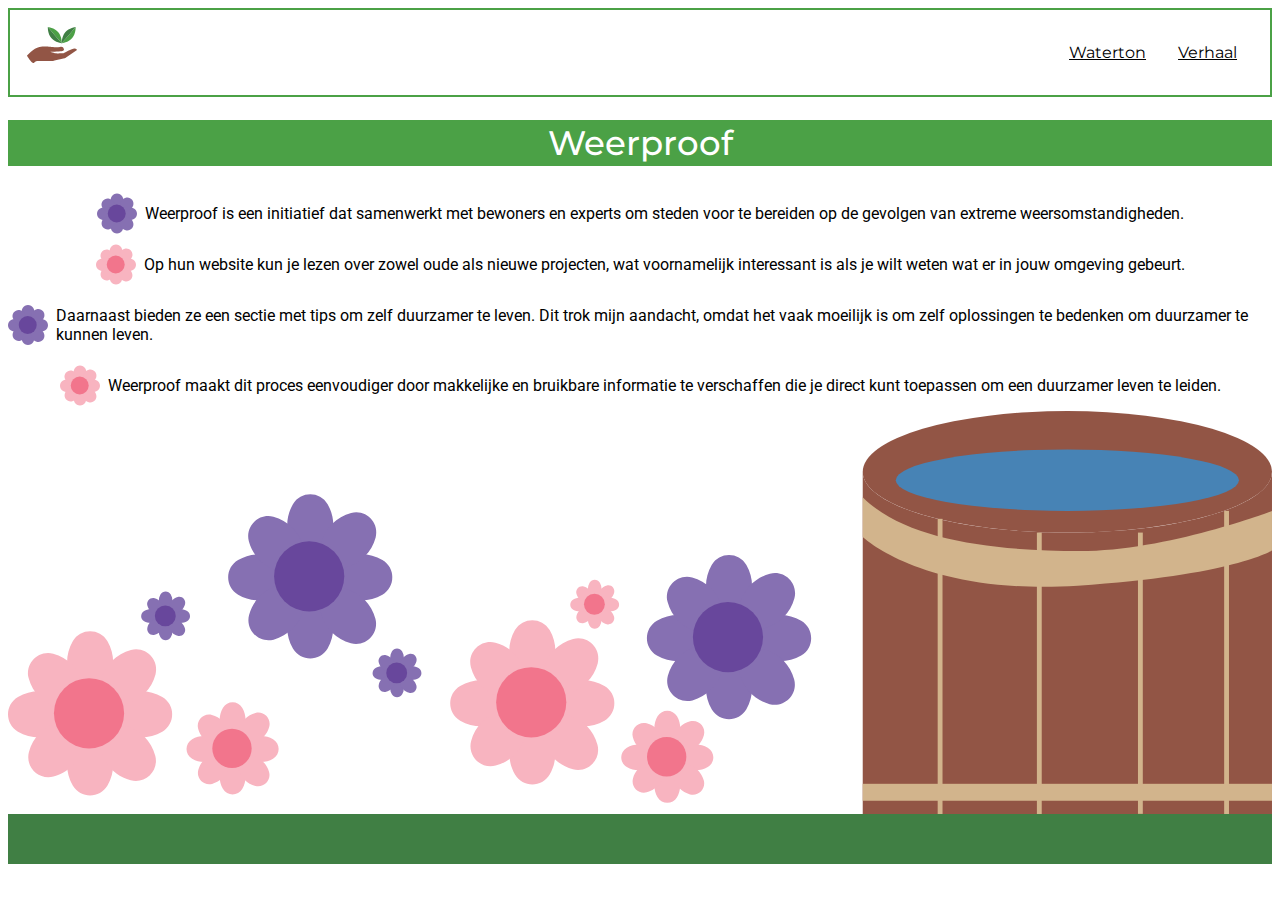
<file: index.html>
<!DOCTYPE html>
<html lang="en">
  <head>
    <meta charset="UTF-8" />
    <meta name="viewport" content="width=device-width, initial-scale=1.0" />
    <title>Weerproof prototype</title>
    <link rel="stylesheet" href="css/style.css" />
  </head>
  <body>
    <header>
      <nav>
        <a href="index.html">
          <img
            src="afbeeldingen/logo-groen-doen.svg"
            alt="logo van een open bruine hand met 2 groene bladeren die er op zweven."
          />
        </a>
        <ul>
          <li>
            <a href="waterton.html">Waterton</a>
          </li>
          <li>
            <a href="verhaal.html">Verhaal</a>
          </li>
        </ul>
      </nav>
    </header>

    <!--https://28augustus.github.io/Groen-doen/-->

    <main class="home">
      <h1>Weerproof</h1>

      <div>
        <img
          src="afbeeldingen/bloem-paars.svg"
          alt="een paarse bloem links van de tekst"
        />
        <p>
          Weerproof is een initiatief dat samenwerkt met bewoners en experts om
          steden voor te bereiden op de gevolgen van extreme
          weersomstandigheden.
        </p>
      </div>

      <div>
        <img
          src="afbeeldingen/bloem-roze.svg"
          alt="een roze bloem links van de tekst"
        />
        <p>
          Op hun website kun je lezen over zowel oude als nieuwe projecten, wat
          voornamelijk interessant is als je wilt weten wat er in jouw omgeving
          gebeurt.
        </p>
      </div>

      <div>
        <img
          src="afbeeldingen/bloem-paars.svg"
          alt="een paarse bloem links van de tekst"
        />
        <p>
          Daarnaast bieden ze een sectie met tips om zelf duurzamer te leven.
          Dit trok mijn aandacht, omdat het vaak moeilijk is om zelf oplossingen
          te bedenken om duurzamer te kunnen leven.
        </p>
      </div>

      <div>
        <img
          src="afbeeldingen/bloem-roze.svg"
          alt="een roze bloem links van de tekst"
        />
        <p>
          Weerproof maakt dit proces eenvoudiger door makkelijke en bruikbare
          informatie te verschaffen die je direct kunt toepassen om een
          duurzamer leven te leiden.
        </p>
      </div>

      <div>
        <img
          src="afbeeldingen/waterton.svg"
          alt="roze en paarse bloemen aan de linkerkant. aan de rechter kan van de bloemen staat een bruine waterton vast aan een regenpijp"
        />
      </div>
    </main>

    <footer></footer>
  </body>
</html>
</file>
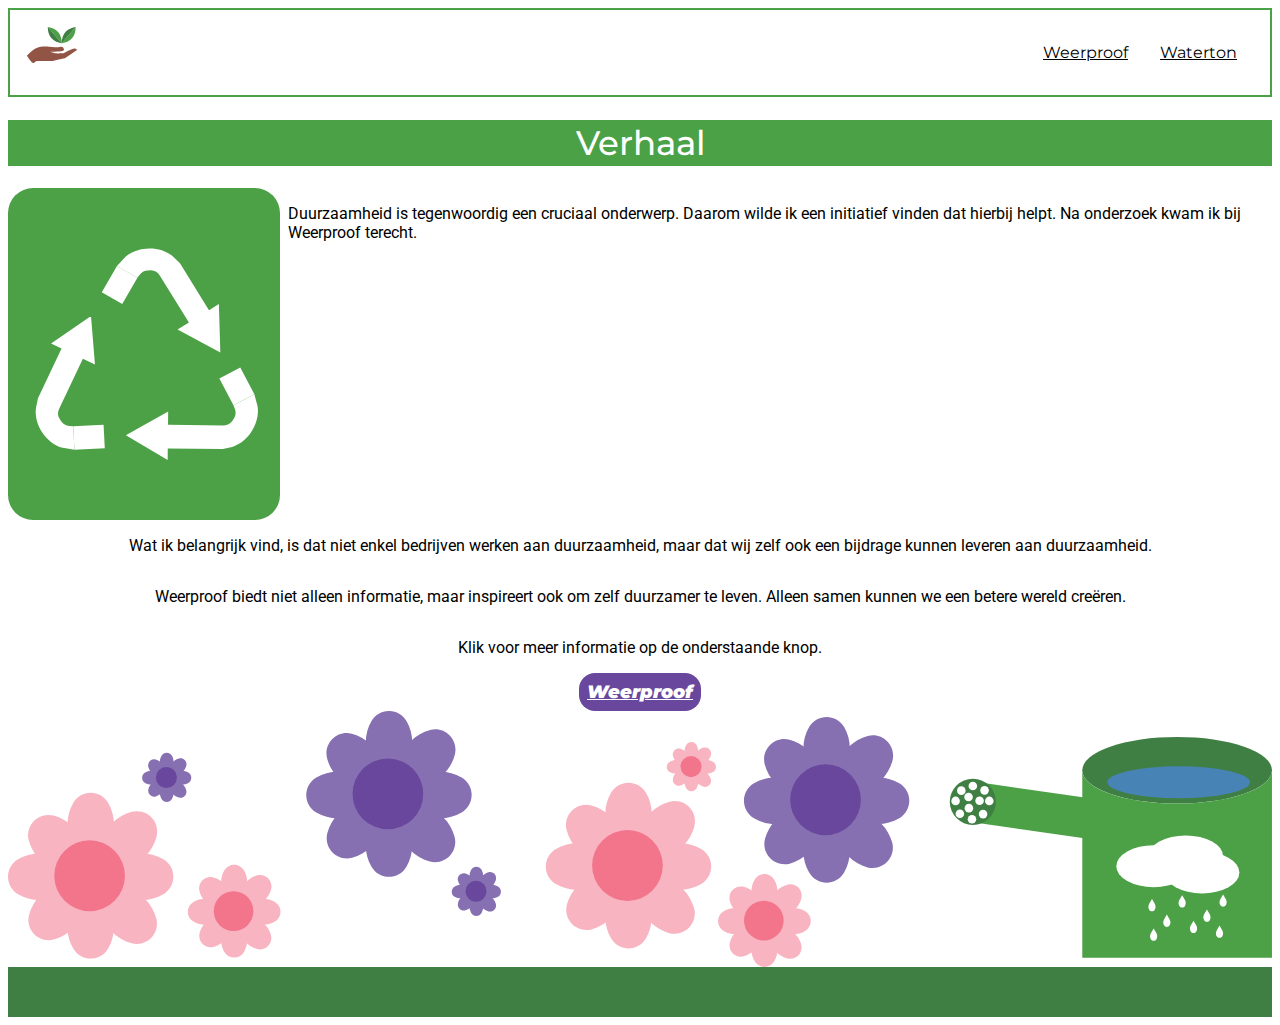
<file: verhaal.html>
<!DOCTYPE html>
<html lang="en">
  <head>
    <meta charset="UTF-8" />
    <meta name="viewport" content="width=device-width, initial-scale=1.0" />
    <title>Weerproof prototype</title>
    <link rel="stylesheet" href="css/style.css" />
  </head>
  <body>
    <header>
      <nav>
        <a href="index.html">
          <img
            src="afbeeldingen/logo-groen-doen.svg"
            alt="logo van een open bruine hand met 2 groene bladeren die er op zweven."
          />
        </a>
        <ul>
          <li>
            <a href="index.html">Weerproof</a>
          </li>
          <li>
            <a href="waterton.html">Waterton</a>
          </li>
        </ul>
      </nav>
    </header>

    <!--https://28augustus.github.io/Groen-doen/-->

    <main>
      <h1>Verhaal</h1>

      <div>
        <div>
          <img
            class="verhaal-recycle-img"
            src="afbeeldingen/recycle.svg"
            alt="3 pijlen die een driehoek vormen om een recyle logo na te maken. achter de witte 3 pijlen is een groene achtergrond"
          />
        </div>
        <p>
          Duurzaamheid is tegenwoordig een cruciaal onderwerp. Daarom wilde ik
          een initiatief vinden dat hierbij helpt. Na onderzoek kwam ik bij
          Weerproof terecht.
        </p>
      </div>

      <div>
        <p>
          Wat ik belangrijk vind, is dat niet enkel bedrijven werken aan
          duurzaamheid, maar dat wij zelf ook een bijdrage kunnen leveren aan
          duurzaamheid.
        </p>
      </div>

      <div>
        <p>
          Weerproof biedt niet alleen informatie, maar inspireert ook om zelf
          duurzamer te leven. Alleen samen kunnen we een betere wereld creëren.
        </p>
      </div>
      <div>
        <p>Klik voor meer informatie op de onderstaande knop.</p>
      </div>

      <div>
        <a href="https://weerproof.nl/">Weerproof</a>
      </div>

      <div>
        <img
          src="afbeeldingen/bloemenveld-gieter.svg"
          alt="bloemenveld met aan de rechterkant een gieter."
        />
      </div>
    </main>

    <footer></footer>
  </body>
</html>
</file>
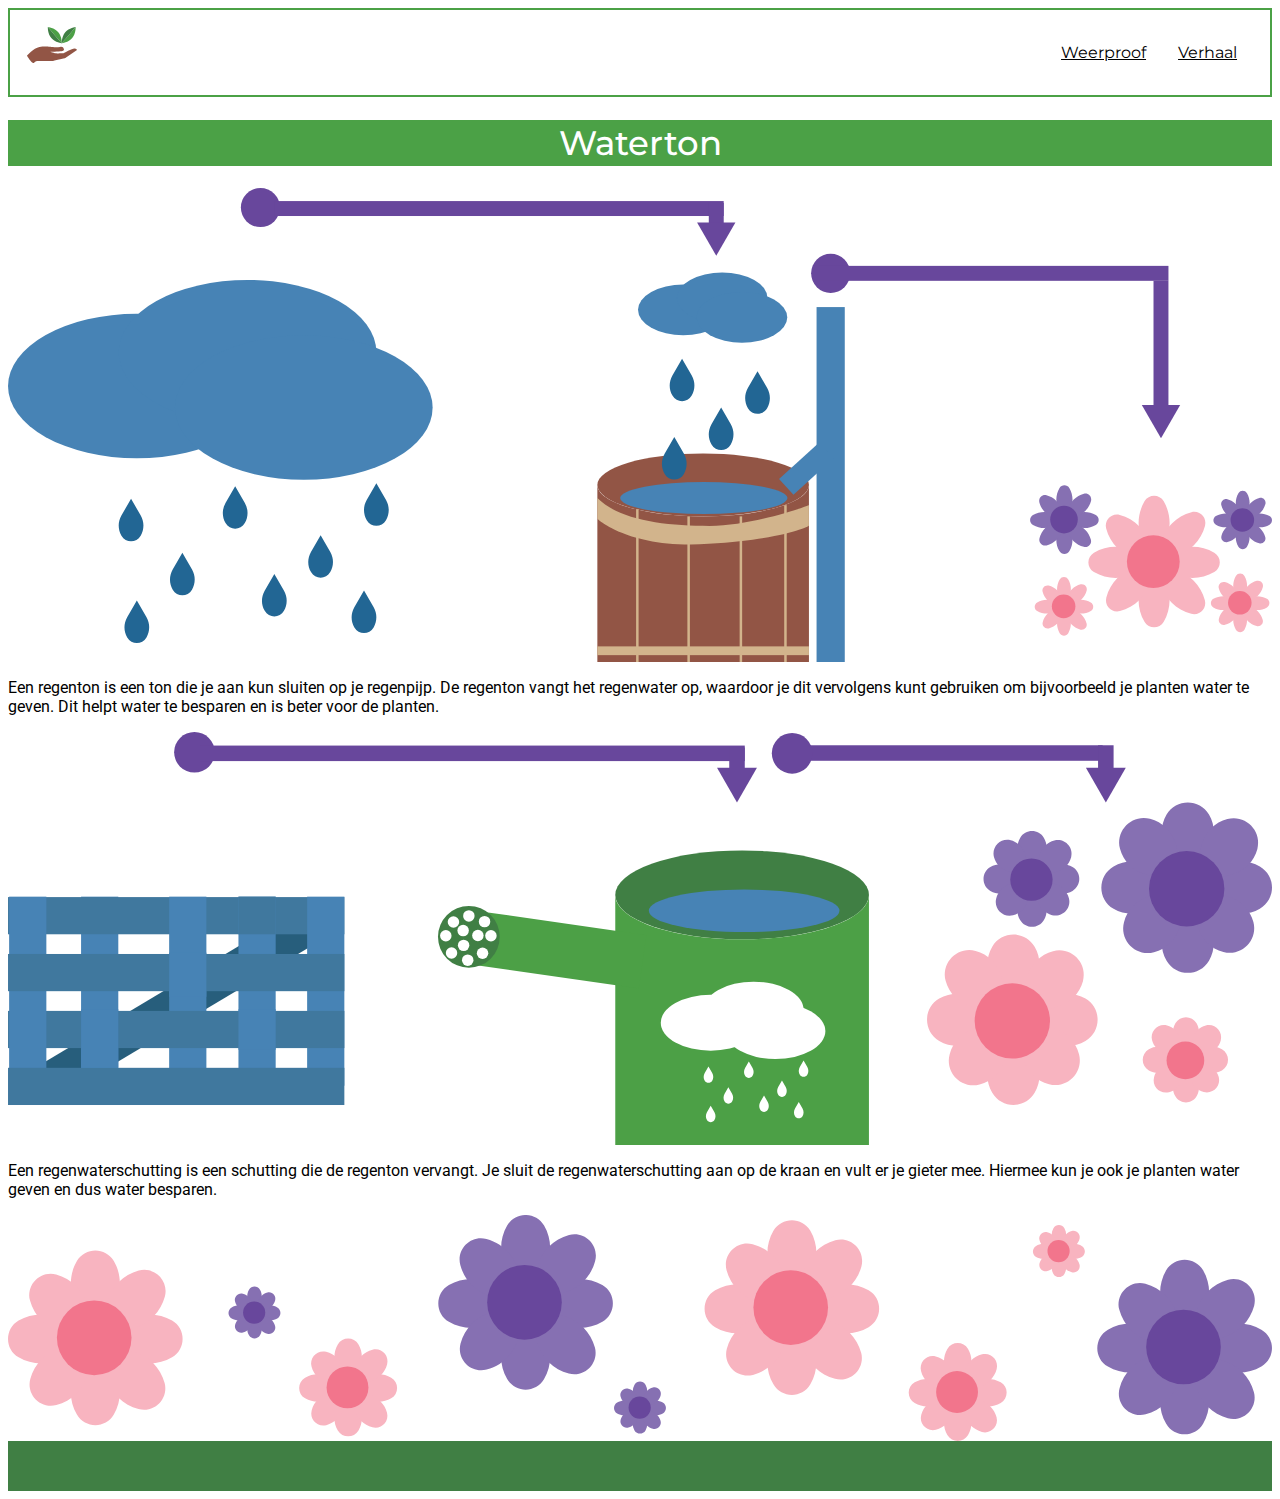
<file: waterton.html>
<!DOCTYPE html>
<html lang="en">
  <head>
    <meta charset="UTF-8" />
    <meta name="viewport" content="width=device-width, initial-scale=1.0" />
    <title>Weerproof prototype</title>
    <link rel="stylesheet" href="css/style.css" />
  </head>
  <body>
    <header>
      <nav>
        <a href="index.html">
          <img
            src="afbeeldingen/logo-groen-doen.svg"
            alt="logo van een open bruine hand met 2 groene bladeren die er op zweven."
          />
        </a>
        <ul>
          <li>
            <a href="index.html">Weerproof</a>
          </li>
          <li>
            <a href="verhaal.html">Verhaal</a>
          </li>
        </ul>
      </nav>
    </header>

    <!--https://28augustus.github.io/Groen-doen/-->

    <main>
      <h1>Waterton</h1>
      <img
        class="waterton-process-img"
        src="afbeeldingen/waterton-process.svg"
        alt="een regenwolk met daarnaast een waterton en naast de waterton bloemen."
      />
      <p>
        Een regenton is een ton die je aan kun sluiten op je regenpijp. De
        regenton vangt het regenwater op, waardoor je dit vervolgens kunt
        gebruiken om bijvoorbeeld je planten water te geven. Dit helpt water te
        besparen en is beter voor de planten.
      </p>
      <img
        class="waterton-process-img"
        src="afbeeldingen/regenwaterschutting-process.svg"
        alt="links een regenwaterschutting aan de rechterkant een gieter en daarnaast bloemen."
      />
      <p>
        Een regenwaterschutting is een schutting die de regenton vervangt. Je
        sluit de regenwaterschutting aan op de kraan en vult er je gieter mee.
        Hiermee kun je ook je planten water geven en dus water besparen.
      </p>
      <div class="section-bottom-image">
        <img
          src="afbeeldingen/bloemenveld.svg"
          alt="roze en paarse bloemen die een veld vormen"
        />
      </div>
    </main>

    <footer></footer>
  </body>
</html>
</file>
<file: css/style.css>
@import url("https://fonts.googleapis.com/css2?family=Montserrat:ital,wght@0,100..900;1,100..900&family=Roboto:ital,wght@0,100;0,300;0,400;0,500;0,700;0,900;1,100;1,300;1,400;1,500;1,700;1,900&display=swap");

nav {
  display: flex;
  justify-content: space-between;
  flex-direction: row;
  border: 2px solid rgb(75, 161, 70);
  padding: 1.06rem;
}

nav img {
  width: 3.125rem;
  height: auto;
}

ul {
  display: flex;
  list-style-type: none;
}

li {
  margin: 0 1rem;
  border-radius: 2rem;
}

a {
  font-family: "Montserrat", sans-serif;
  color: rgb(0, 0, 0);
}

main {
  display: flex;
  justify-content: center;
  flex-direction: column;
}

.home div img {
  width: 2.5rem;
  height: auto;
}

main img {
  width: 100%;
}

.home div:last-of-type img {
  width: 100%;
}

div {
  display: flex;
  justify-content: center;
  gap: 0.5rem;
}

h1 {
  text-align: center;
  border: 2px solid rgb(75, 161, 70);
  background-color: rgb(75, 161, 70);
  color: rgb(255, 255, 255);
  font-family: "Montserrat", sans-serif;
  font-weight: 500;
  font-size: 2.125rem;
}

p {
  font-family: "Roboto", sans-serif;
  font-size: 1rem;
}

div a {
  display: flex;
  background-color: rgb(104, 71, 156);
  color: rgb(255, 255, 255);
  padding: 0.5rem;
  border-radius: 1rem;
  font-family: "Montserrat", sans-serif;
  font-weight: 900;
  font-style: italic;
  font-size: 1.125rem;
}

footer {
  display: flex;
  border: 1.6rem solid rgb(64, 127, 68);
  background-color: rgb(64, 127, 68);
}
</file>
